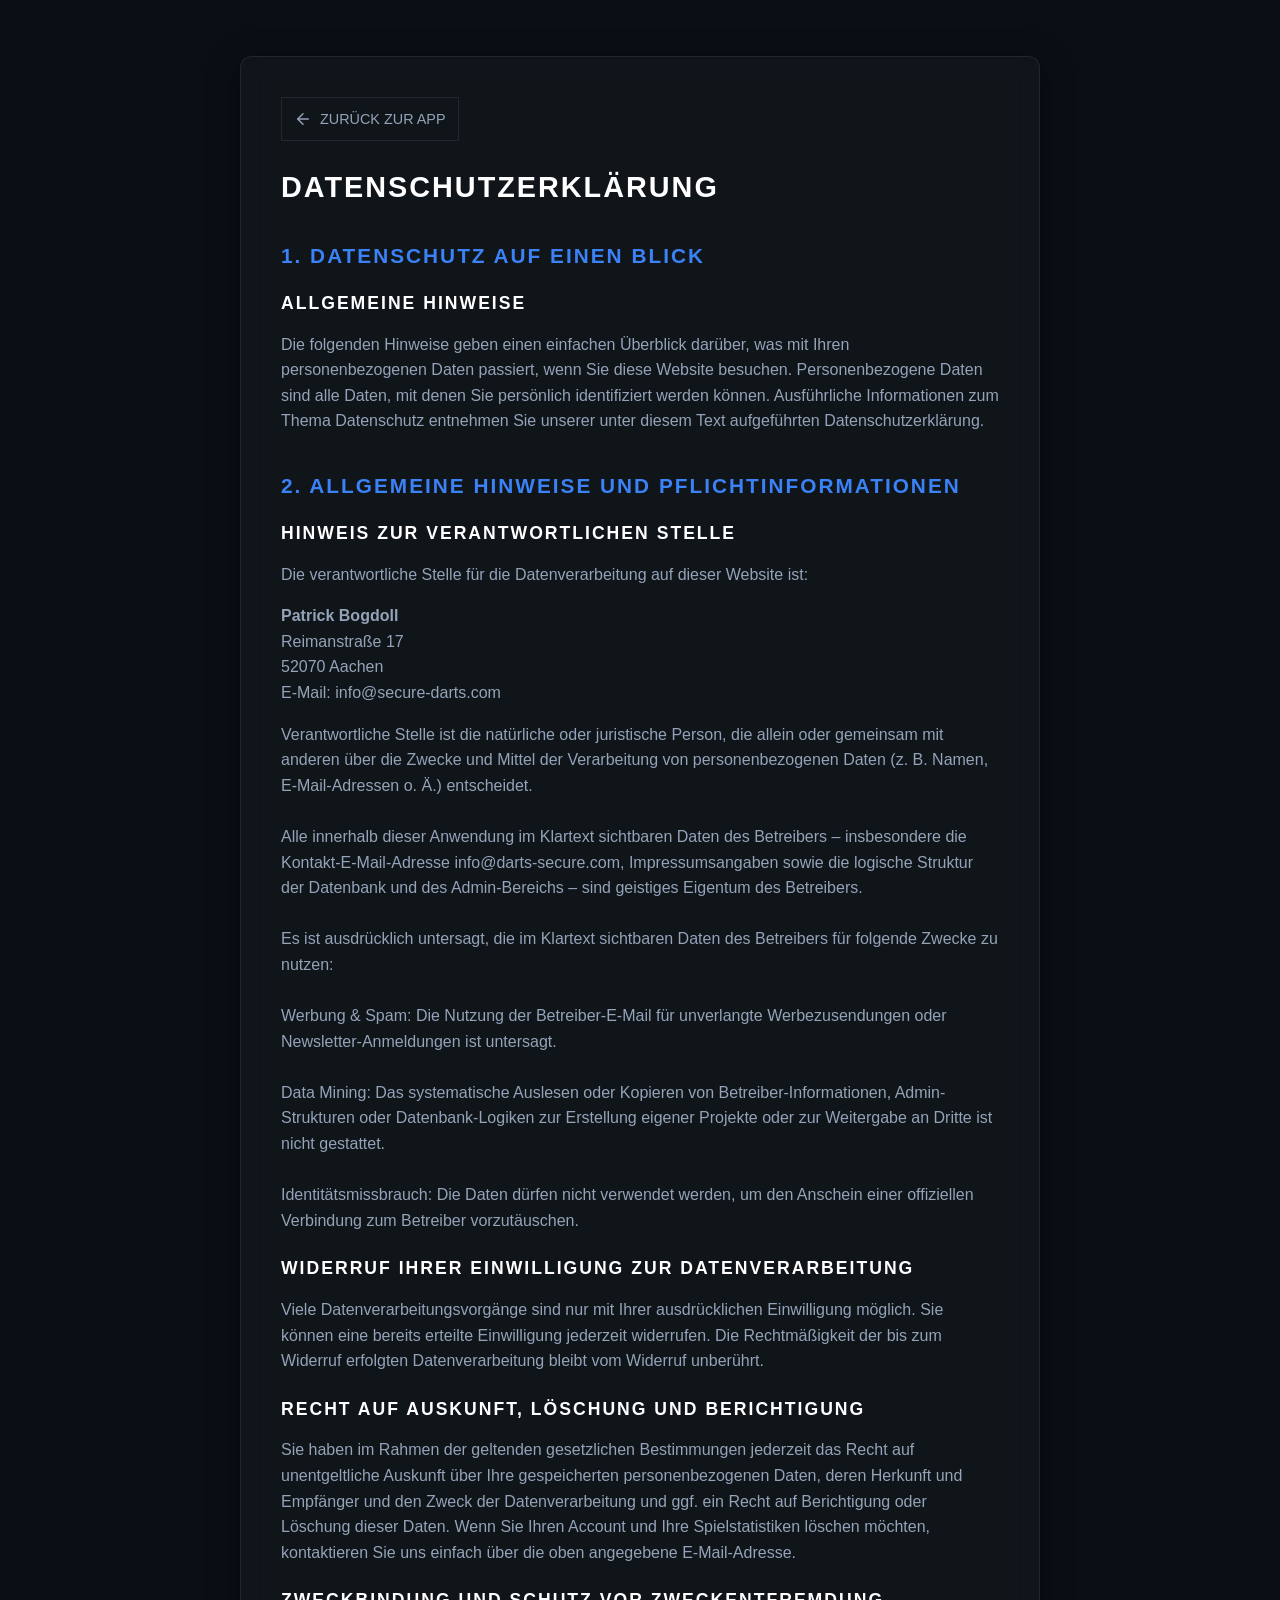
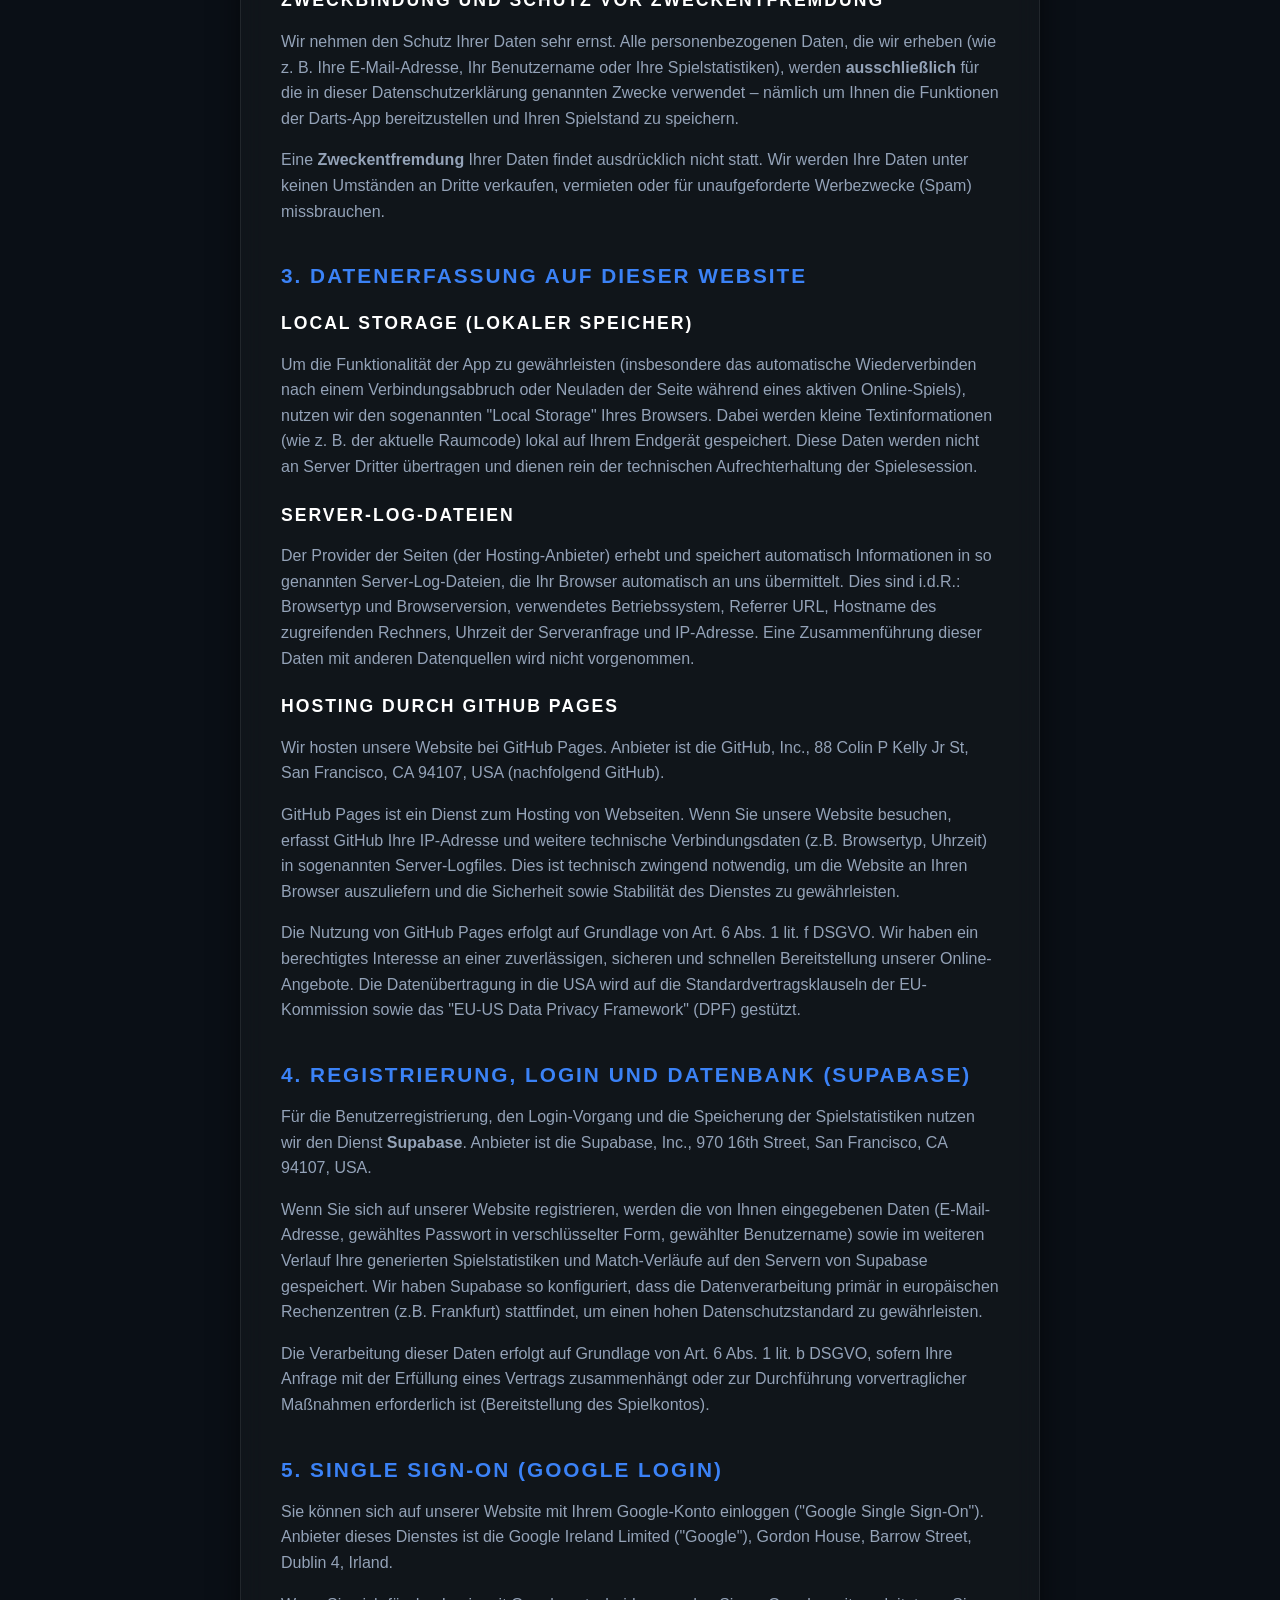
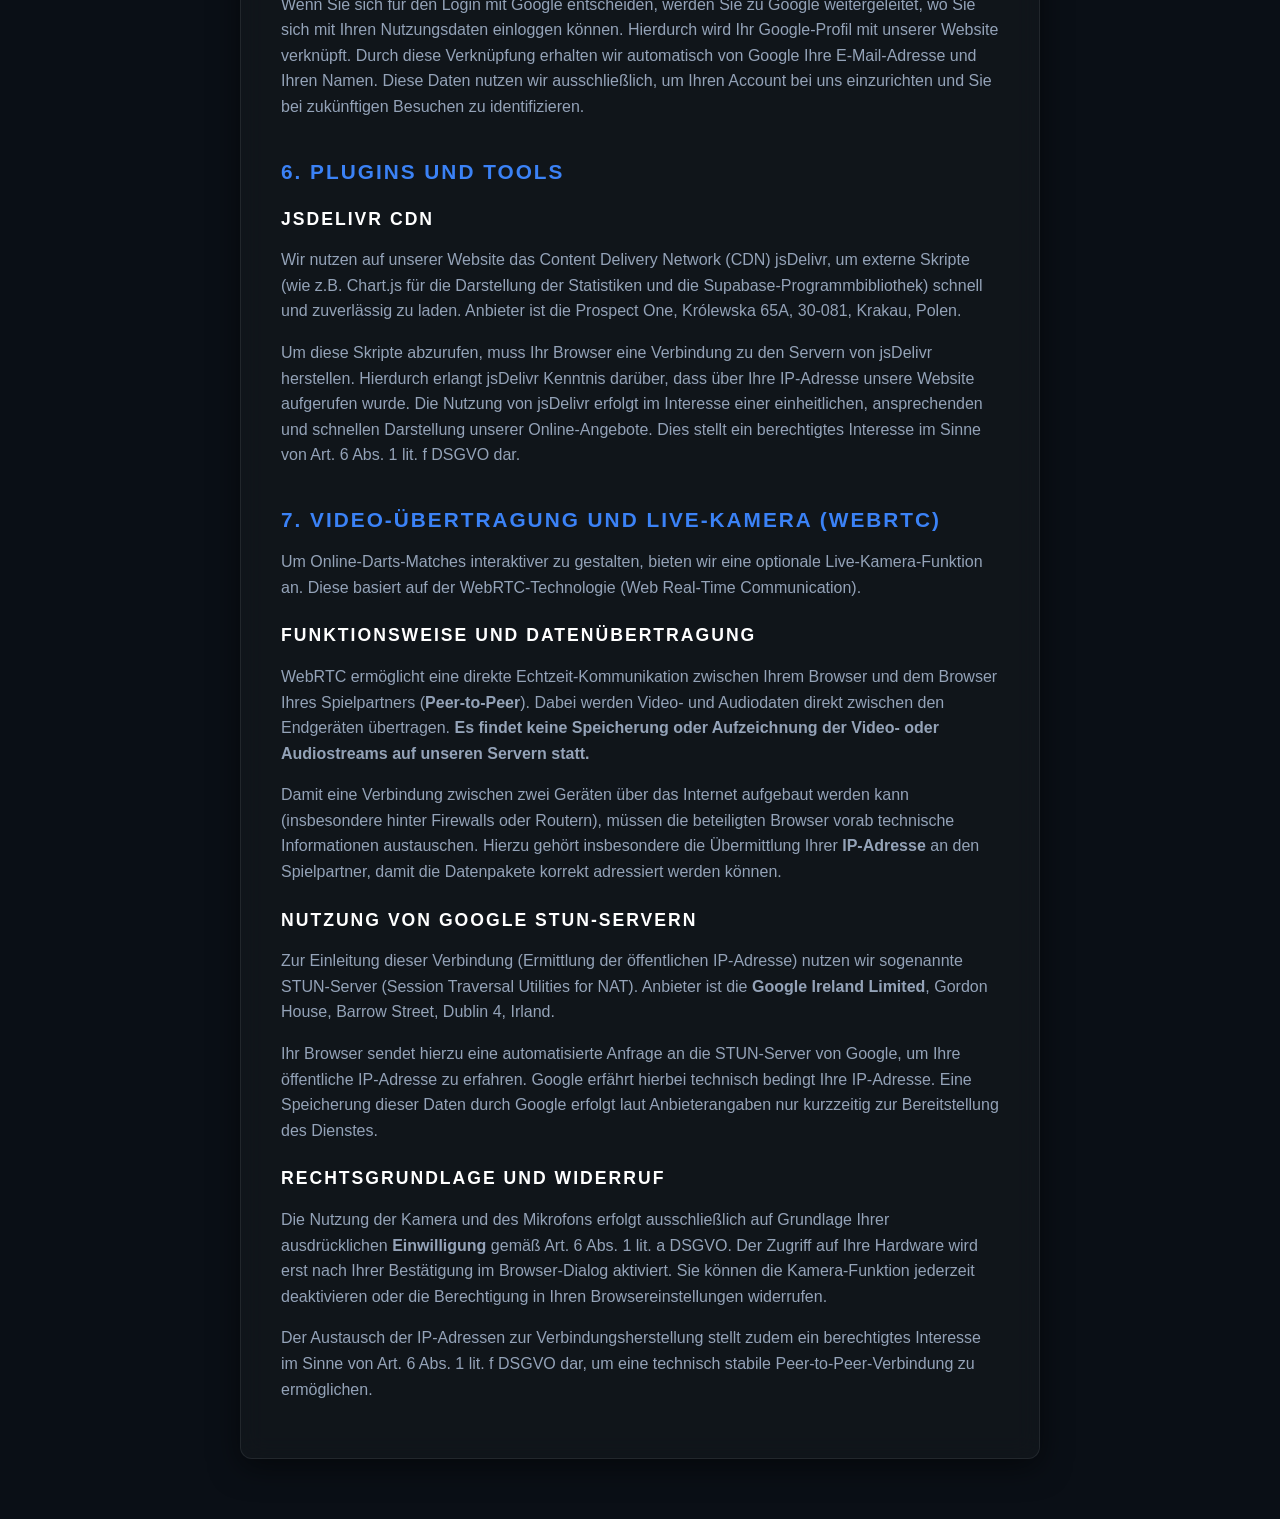
<file: datenschutz.html>
<!DOCTYPE html>
<html lang="de">
  <head>
    <meta charset="UTF-8" />
    <meta name="viewport" content="width=device-width, initial-scale=1.0" />
    <title>Datenschutzerklärung - Secure-Darts</title>
    <link rel="stylesheet" href="style.css" />
    <style>
      .legal-text p,
      .legal-text li {
        color: var(--text-muted);
        line-height: 1.6;
      }
      .legal-text h2 {
        color: var(--accent-blue);
        font-size: 1.3em;
        margin-top: 40px;
      }
      .legal-text h3 {
        color: white;
        font-size: 1.1em;
        margin-top: 25px;
      }
      .legal-text ul {
        padding-left: 20px;
      }
      .legal-text a {
        color: var(--text-main);
        text-decoration: none;
        border-bottom: 1px dashed var(--glass-border);
      }
    </style>
  </head>
  <body>
    <div
      class="container glass-panel"
      style="margin-top: 4vh; max-width: 800px; padding: 40px"
    >
      <a
        href="index.html"
        class="reset"
        style="
          display: inline-flex;
          align-items: center;
          gap: 8px;
          text-decoration: none;
          width: auto;
          margin-top: 0;
          margin-bottom: 30px;
        "
      >
        <svg
          width="18"
          height="18"
          viewBox="0 0 24 24"
          fill="none"
          stroke="currentColor"
          stroke-width="2"
          stroke-linecap="round"
          stroke-linejoin="round"
        >
          <line x1="19" y1="12" x2="5" y2="12"></line>
          <polyline points="12 19 5 12 12 5"></polyline>
        </svg>
        ZURÜCK ZUR APP
      </a>

      <h1 style="text-align: left; color: white">Datenschutzerklärung</h1>

      <div class="legal-text">
        <h2>1. Datenschutz auf einen Blick</h2>
        <h3>Allgemeine Hinweise</h3>
        <p>
          Die folgenden Hinweise geben einen einfachen Überblick darüber, was
          mit Ihren personenbezogenen Daten passiert, wenn Sie diese Website
          besuchen. Personenbezogene Daten sind alle Daten, mit denen Sie
          persönlich identifiziert werden können. Ausführliche Informationen zum
          Thema Datenschutz entnehmen Sie unserer unter diesem Text aufgeführten
          Datenschutzerklärung.
        </p>

        <h2>2. Allgemeine Hinweise und Pflichtinformationen</h2>
        <h3>Hinweis zur verantwortlichen Stelle</h3>
        <p>
          Die verantwortliche Stelle für die Datenverarbeitung auf dieser
          Website ist:
        </p>
        <p>
          <strong>Patrick Bogdoll</strong><br />
          Reimanstraße 17<br />
          52070 Aachen<br />
          E-Mail: info@secure-darts.com
        </p>
        <p>
          Verantwortliche Stelle ist die natürliche oder juristische Person, die
          allein oder gemeinsam mit anderen über die Zwecke und Mittel der
          Verarbeitung von personenbezogenen Daten (z. B. Namen, E-Mail-Adressen
          o. Ä.) entscheidet.<br /><br />
          Alle innerhalb dieser Anwendung im Klartext sichtbaren Daten des
          Betreibers – insbesondere die Kontakt-E-Mail-Adresse
          info@darts-secure.com, Impressumsangaben sowie die logische Struktur
          der Datenbank und des Admin-Bereichs – sind geistiges Eigentum des
          Betreibers.<br /><br />
          Es ist ausdrücklich untersagt, die im Klartext sichtbaren Daten des
          Betreibers für folgende Zwecke zu nutzen: <br /><br />
          Werbung & Spam: Die Nutzung der Betreiber-E-Mail für unverlangte
          Werbezusendungen oder Newsletter-Anmeldungen ist untersagt.
          <br /><br />
          Data Mining: Das systematische Auslesen oder Kopieren von
          Betreiber-Informationen, Admin-Strukturen oder Datenbank-Logiken zur
          Erstellung eigener Projekte oder zur Weitergabe an Dritte ist nicht
          gestattet.<br /><br />
          Identitätsmissbrauch: Die Daten dürfen nicht verwendet werden, um den
          Anschein einer offiziellen Verbindung zum Betreiber vorzutäuschen.
        </p>

        <h3>Widerruf Ihrer Einwilligung zur Datenverarbeitung</h3>
        <p>
          Viele Datenverarbeitungsvorgänge sind nur mit Ihrer ausdrücklichen
          Einwilligung möglich. Sie können eine bereits erteilte Einwilligung
          jederzeit widerrufen. Die Rechtmäßigkeit der bis zum Widerruf
          erfolgten Datenverarbeitung bleibt vom Widerruf unberührt.
        </p>

        <h3>Recht auf Auskunft, Löschung und Berichtigung</h3>
        <p>
          Sie haben im Rahmen der geltenden gesetzlichen Bestimmungen jederzeit
          das Recht auf unentgeltliche Auskunft über Ihre gespeicherten
          personenbezogenen Daten, deren Herkunft und Empfänger und den Zweck
          der Datenverarbeitung und ggf. ein Recht auf Berichtigung oder
          Löschung dieser Daten. Wenn Sie Ihren Account und Ihre
          Spielstatistiken löschen möchten, kontaktieren Sie uns einfach über
          die oben angegebene E-Mail-Adresse.
        </p>

        <h3>Zweckbindung und Schutz vor Zweckentfremdung</h3>
        <p>
          Wir nehmen den Schutz Ihrer Daten sehr ernst. Alle personenbezogenen
          Daten, die wir erheben (wie z. B. Ihre E-Mail-Adresse, Ihr
          Benutzername oder Ihre Spielstatistiken), werden
          <strong>ausschließlich</strong> für die in dieser Datenschutzerklärung
          genannten Zwecke verwendet – nämlich um Ihnen die Funktionen der
          Darts-App bereitzustellen und Ihren Spielstand zu speichern.
        </p>
        <p>
          Eine <strong>Zweckentfremdung</strong> Ihrer Daten findet ausdrücklich
          nicht statt. Wir werden Ihre Daten unter keinen Umständen an Dritte
          verkaufen, vermieten oder für unaufgeforderte Werbezwecke (Spam)
          missbrauchen.
        </p>

        <h2>3. Datenerfassung auf dieser Website</h2>
        <h3>Local Storage (Lokaler Speicher)</h3>
        <p>
          Um die Funktionalität der App zu gewährleisten (insbesondere das
          automatische Wiederverbinden nach einem Verbindungsabbruch oder
          Neuladen der Seite während eines aktiven Online-Spiels), nutzen wir
          den sogenannten "Local Storage" Ihres Browsers. Dabei werden kleine
          Textinformationen (wie z. B. der aktuelle Raumcode) lokal auf Ihrem
          Endgerät gespeichert. Diese Daten werden nicht an Server Dritter
          übertragen und dienen rein der technischen Aufrechterhaltung der
          Spielesession.
        </p>

        <h3>Server-Log-Dateien</h3>
        <p>
          Der Provider der Seiten (der Hosting-Anbieter) erhebt und speichert
          automatisch Informationen in so genannten Server-Log-Dateien, die Ihr
          Browser automatisch an uns übermittelt. Dies sind i.d.R.: Browsertyp
          und Browserversion, verwendetes Betriebssystem, Referrer URL, Hostname
          des zugreifenden Rechners, Uhrzeit der Serveranfrage und IP-Adresse.
          Eine Zusammenführung dieser Daten mit anderen Datenquellen wird nicht
          vorgenommen.
        </p>

        <h3>Hosting durch GitHub Pages</h3>
        <p>
          Wir hosten unsere Website bei GitHub Pages. Anbieter ist die GitHub,
          Inc., 88 Colin P Kelly Jr St, San Francisco, CA 94107, USA
          (nachfolgend GitHub).
        </p>
        <p>
          GitHub Pages ist ein Dienst zum Hosting von Webseiten. Wenn Sie unsere
          Website besuchen, erfasst GitHub Ihre IP-Adresse und weitere
          technische Verbindungsdaten (z.B. Browsertyp, Uhrzeit) in sogenannten
          Server-Logfiles. Dies ist technisch zwingend notwendig, um die Website
          an Ihren Browser auszuliefern und die Sicherheit sowie Stabilität des
          Dienstes zu gewährleisten.
        </p>
        <p>
          Die Nutzung von GitHub Pages erfolgt auf Grundlage von Art. 6 Abs. 1
          lit. f DSGVO. Wir haben ein berechtigtes Interesse an einer
          zuverlässigen, sicheren und schnellen Bereitstellung unserer
          Online-Angebote. Die Datenübertragung in die USA wird auf die
          Standardvertragsklauseln der EU-Kommission sowie das "EU-US Data
          Privacy Framework" (DPF) gestützt.
        </p>

        <h2>4. Registrierung, Login und Datenbank (Supabase)</h2>
        <p>
          Für die Benutzerregistrierung, den Login-Vorgang und die Speicherung
          der Spielstatistiken nutzen wir den Dienst <strong>Supabase</strong>.
          Anbieter ist die Supabase, Inc., 970 16th Street, San Francisco, CA
          94107, USA.
        </p>
        <p>
          Wenn Sie sich auf unserer Website registrieren, werden die von Ihnen
          eingegebenen Daten (E-Mail-Adresse, gewähltes Passwort in
          verschlüsselter Form, gewählter Benutzername) sowie im weiteren
          Verlauf Ihre generierten Spielstatistiken und Match-Verläufe auf den
          Servern von Supabase gespeichert. Wir haben Supabase so konfiguriert,
          dass die Datenverarbeitung primär in europäischen Rechenzentren (z.B.
          Frankfurt) stattfindet, um einen hohen Datenschutzstandard zu
          gewährleisten.
        </p>
        <p>
          Die Verarbeitung dieser Daten erfolgt auf Grundlage von Art. 6 Abs. 1
          lit. b DSGVO, sofern Ihre Anfrage mit der Erfüllung eines Vertrags
          zusammenhängt oder zur Durchführung vorvertraglicher Maßnahmen
          erforderlich ist (Bereitstellung des Spielkontos).
        </p>

        <h2>5. Single Sign-On (Google Login)</h2>
        <p>
          Sie können sich auf unserer Website mit Ihrem Google-Konto einloggen
          ("Google Single Sign-On"). Anbieter dieses Dienstes ist die Google
          Ireland Limited ("Google"), Gordon House, Barrow Street, Dublin 4,
          Irland.
        </p>
        <p>
          Wenn Sie sich für den Login mit Google entscheiden, werden Sie zu
          Google weitergeleitet, wo Sie sich mit Ihren Nutzungsdaten einloggen
          können. Hierdurch wird Ihr Google-Profil mit unserer Website
          verknüpft. Durch diese Verknüpfung erhalten wir automatisch von Google
          Ihre E-Mail-Adresse und Ihren Namen. Diese Daten nutzen wir
          ausschließlich, um Ihren Account bei uns einzurichten und Sie bei
          zukünftigen Besuchen zu identifizieren.
        </p>

        <h2>6. Plugins und Tools</h2>
        <h3>jsDelivr CDN</h3>
        <p>
          Wir nutzen auf unserer Website das Content Delivery Network (CDN)
          jsDelivr, um externe Skripte (wie z.B. Chart.js für die Darstellung
          der Statistiken und die Supabase-Programmbibliothek) schnell und
          zuverlässig zu laden. Anbieter ist die Prospect One, Królewska 65A,
          30-081, Krakau, Polen.
        </p>
        <p>
          Um diese Skripte abzurufen, muss Ihr Browser eine Verbindung zu den
          Servern von jsDelivr herstellen. Hierdurch erlangt jsDelivr Kenntnis
          darüber, dass über Ihre IP-Adresse unsere Website aufgerufen wurde.
          Die Nutzung von jsDelivr erfolgt im Interesse einer einheitlichen,
          ansprechenden und schnellen Darstellung unserer Online-Angebote. Dies
          stellt ein berechtigtes Interesse im Sinne von Art. 6 Abs. 1 lit. f
          DSGVO dar.
        </p>

        <h2>7. Video-Übertragung und Live-Kamera (WebRTC)</h2>
        <p>
          Um Online-Darts-Matches interaktiver zu gestalten, bieten wir eine
          optionale Live-Kamera-Funktion an. Diese basiert auf der
          WebRTC-Technologie (Web Real-Time Communication).
        </p>

        <h3>Funktionsweise und Datenübertragung</h3>
        <p>
          WebRTC ermöglicht eine direkte Echtzeit-Kommunikation zwischen Ihrem
          Browser und dem Browser Ihres Spielpartners
          (<strong>Peer-to-Peer</strong>). Dabei werden Video- und Audiodaten
          direkt zwischen den Endgeräten übertragen.
          <strong
            >Es findet keine Speicherung oder Aufzeichnung der Video- oder
            Audiostreams auf unseren Servern statt.</strong
          >
        </p>
        <p>
          Damit eine Verbindung zwischen zwei Geräten über das Internet
          aufgebaut werden kann (insbesondere hinter Firewalls oder Routern),
          müssen die beteiligten Browser vorab technische Informationen
          austauschen. Hierzu gehört insbesondere die Übermittlung Ihrer
          <strong>IP-Adresse</strong> an den Spielpartner, damit die Datenpakete
          korrekt adressiert werden können.
        </p>

        <h3>Nutzung von Google STUN-Servern</h3>
        <p>
          Zur Einleitung dieser Verbindung (Ermittlung der öffentlichen
          IP-Adresse) nutzen wir sogenannte STUN-Server (Session Traversal
          Utilities for NAT). Anbieter ist die
          <strong>Google Ireland Limited</strong>, Gordon House, Barrow Street,
          Dublin 4, Irland.
        </p>
        <p>
          Ihr Browser sendet hierzu eine automatisierte Anfrage an die
          STUN-Server von Google, um Ihre öffentliche IP-Adresse zu erfahren.
          Google erfährt hierbei technisch bedingt Ihre IP-Adresse. Eine
          Speicherung dieser Daten durch Google erfolgt laut Anbieterangaben nur
          kurzzeitig zur Bereitstellung des Dienstes.
        </p>

        <h3>Rechtsgrundlage und Widerruf</h3>
        <p>
          Die Nutzung der Kamera und des Mikrofons erfolgt ausschließlich auf
          Grundlage Ihrer ausdrücklichen <strong>Einwilligung</strong> gemäß
          Art. 6 Abs. 1 lit. a DSGVO. Der Zugriff auf Ihre Hardware wird erst
          nach Ihrer Bestätigung im Browser-Dialog aktiviert. Sie können die
          Kamera-Funktion jederzeit deaktivieren oder die Berechtigung in Ihren
          Browsereinstellungen widerrufen.
        </p>
        <p>
          Der Austausch der IP-Adressen zur Verbindungsherstellung stellt zudem
          ein berechtigtes Interesse im Sinne von Art. 6 Abs. 1 lit. f DSGVO
          dar, um eine technisch stabile Peer-to-Peer-Verbindung zu ermöglichen.
        </p>
      </div>
    </div>
  </body>
</html>
</file>
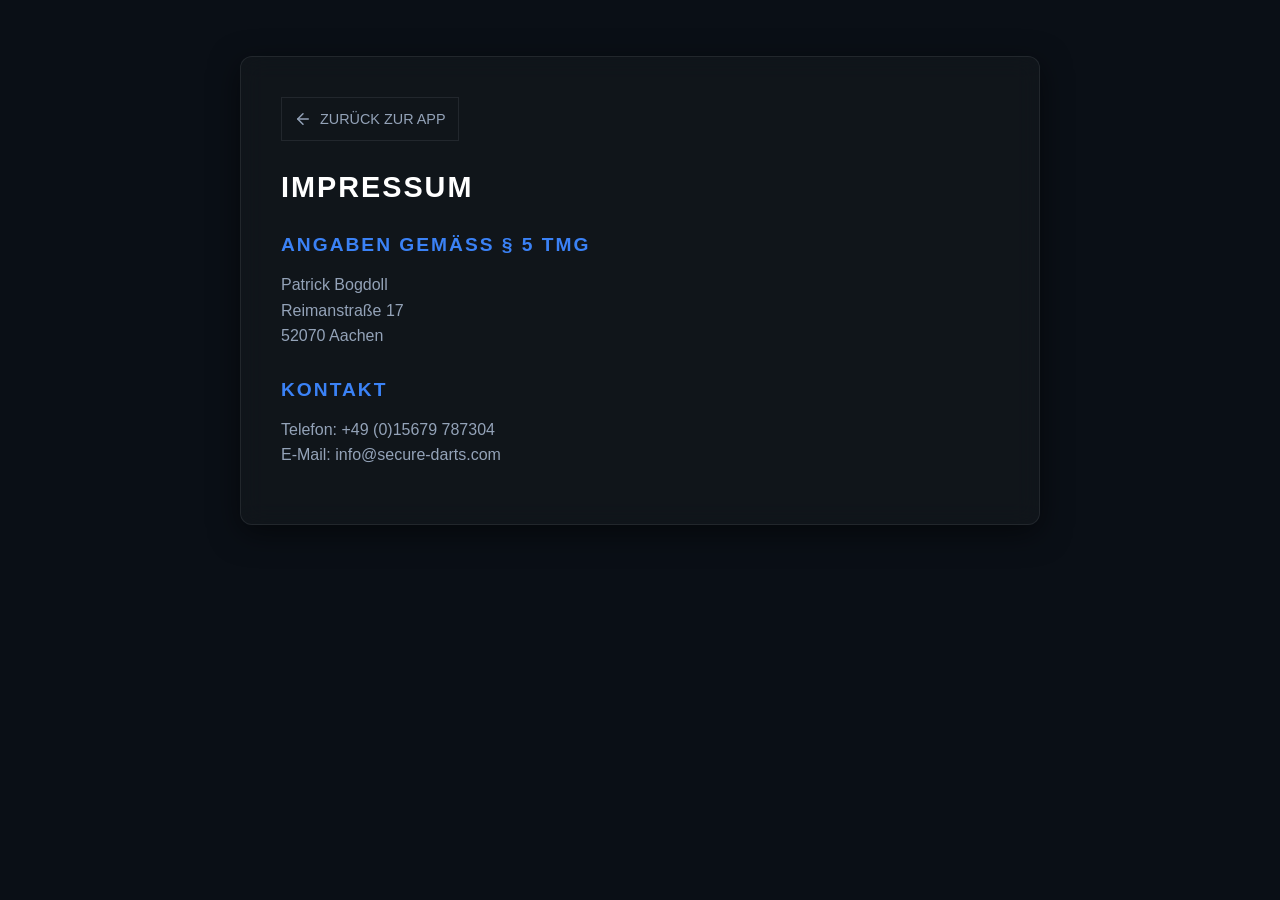
<file: impressum.html>
<!DOCTYPE html>
<html lang="de">
  <head>
    <meta charset="UTF-8" />
    <meta name="viewport" content="width=device-width, initial-scale=1.0" />
    <title>Impressum - Secure-Darts</title>
    <link rel="stylesheet" href="style.css" />
  </head>
  <body>
    <div
      class="container glass-panel"
      style="margin-top: 4vh; max-width: 800px; padding: 40px"
    >
      <a
        href="index.html"
        class="reset"
        style="
          display: inline-flex;
          align-items: center;
          gap: 8px;
          text-decoration: none;
          width: auto;
          margin-top: 0;
          margin-bottom: 30px;
        "
      >
        <svg
          width="18"
          height="18"
          viewBox="0 0 24 24"
          fill="none"
          stroke="currentColor"
          stroke-width="2"
          stroke-linecap="round"
          stroke-linejoin="round"
        >
          <line x1="19" y1="12" x2="5" y2="12"></line>
          <polyline points="12 19 5 12 12 5"></polyline>
        </svg>
        ZURÜCK ZUR APP
      </a>

      <h1 style="text-align: left; color: white">Impressum</h1>

      <h2 style="color: var(--accent-blue); font-size: 1.2em; margin-top: 30px">
        Angaben gemäß § 5 TMG
      </h2>
      <p style="color: var(--text-muted); line-height: 1.6">
        Patrick Bogdoll<br />
        Reimanstraße 17<br />
        52070 Aachen
      </p>

      <h2 style="color: var(--accent-blue); font-size: 1.2em; margin-top: 30px">
        Kontakt
      </h2>
      <p style="color: var(--text-muted); line-height: 1.6">
        Telefon: +49 (0)15679 787304<br />
        E-Mail: info@secure-darts.com
      </p>
    </div>
  </body>
</html>
</file>
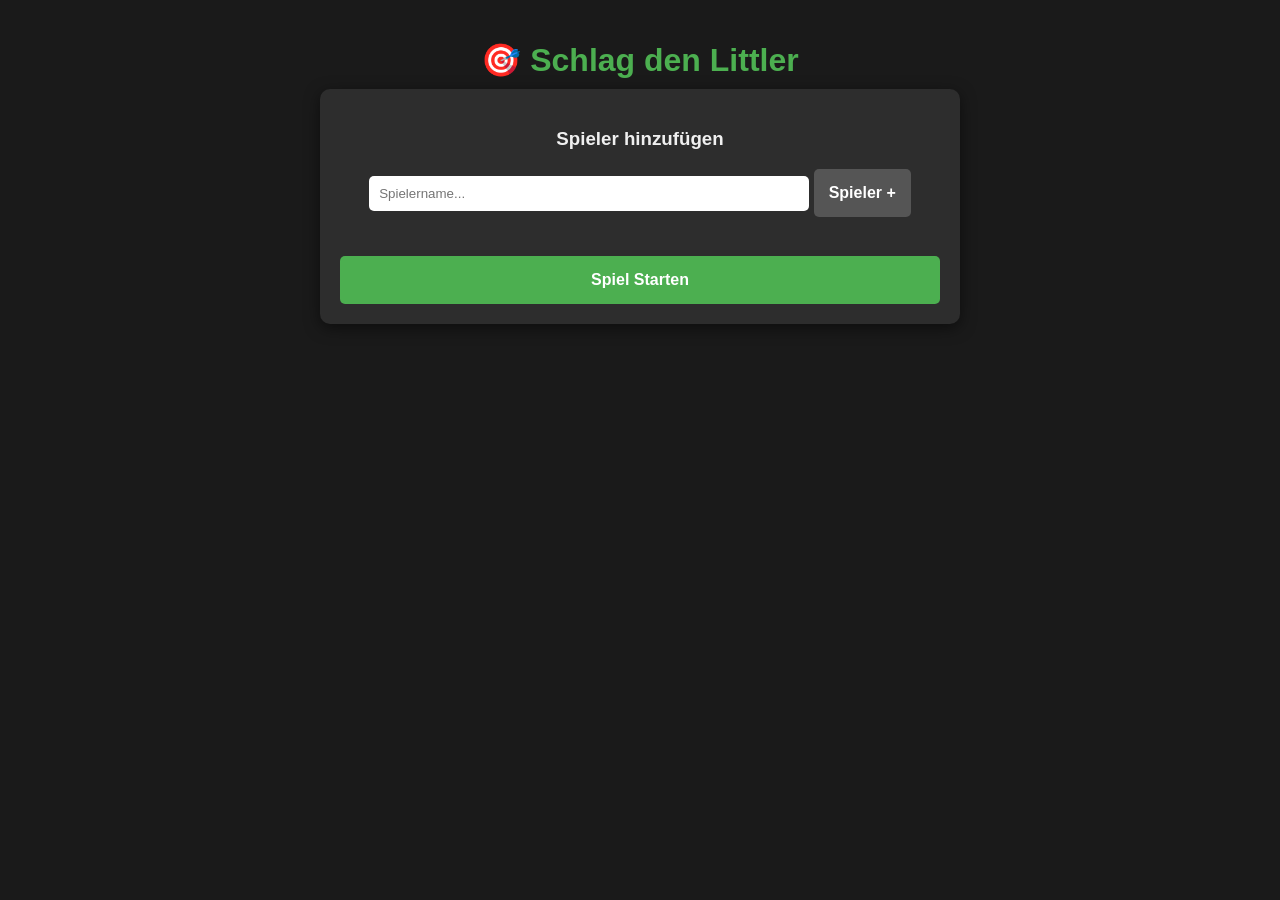
<file: sdl.html>
<!DOCTYPE html>
<html lang="de">
<head>
    <meta charset="UTF-8">
    <meta name="viewport" content="width=device-width, initial-scale=1.0">
    <title>Schlag den Littler</title>
    <style>
        :root {
            --bg-color: #1a1a1a;
            --text-color: #f0f0f0;
            --accent-green: #4caf50;
            --accent-red: #f44336;
            --accent-yellow: #ff9800;
            --card-bg: #2d2d2d;
            --disabled-bg: #444;
        }

        body {
            font-family: 'Segoe UI', Tahoma, Geneva, Verdana, sans-serif;
            background-color: var(--bg-color);
            color: var(--text-color);
            margin: 0;
            padding: 20px;
            display: flex;
            flex-direction: column;
            align-items: center;
        }

        h1 { margin-bottom: 10px; color: var(--accent-green); text-align: center; }

        .container {
            max-width: 600px;
            width: 100%;
            background-color: var(--card-bg);
            padding: 20px;
            border-radius: 10px;
            box-shadow: 0 4px 15px rgba(0,0,0,0.5);
        }

        /* Setup Screen */
        #setup-screen { text-align: center; }
        input[type="text"] {
            padding: 10px;
            border-radius: 5px;
            border: none;
            width: 70%;
            margin-bottom: 10px;
        }
        
        /* Game Screen */
        #game-screen { display: none; }
        
        .info-panel {
            display: flex;
            justify-content: space-between;
            background: #333;
            padding: 10px;
            border-radius: 5px;
            margin-bottom: 20px;
            font-size: 1.2em;
            font-weight: bold;
        }

        .target-wrapper {
            text-align: center;
            margin: 20px 0;
            padding: 15px;
            background: rgba(255,255,255,0.05);
            border-radius: 10px;
        }

        .target-label { font-size: 0.9em; color: #aaa; text-transform: uppercase; letter-spacing: 1px; }
        .target-display {
            font-size: 3.5em;
            color: var(--accent-green);
            font-weight: bold;
            line-height: 1.2;
        }

        .section-header {
            display: flex;
            justify-content: space-between;
            align-items: center;
            border-bottom: 1px solid #555;
            padding-bottom: 5px;
            margin-bottom: 10px;
            margin-top: 20px;
        }
        
        .dart-counter { font-size: 0.9em; color: #aaa; }

        .controls {
            display: grid;
            grid-template-columns: repeat(4, 1fr);
            gap: 10px;
            margin-bottom: 10px;
        }

        .controls.secure { grid-template-columns: repeat(3, 1fr); }

        button {
            padding: 15px;
            border: none;
            border-radius: 5px;
            font-size: 1em;
            cursor: pointer;
            transition: all 0.2s;
            background-color: #555;
            color: white;
            font-weight: bold;
        }

        button:active { transform: scale(0.98); }
        button:disabled {
            background-color: #333 !important;
            color: #666;
            cursor: not-allowed;
            opacity: 0.5;
        }

        button.primary { background-color: var(--accent-green); width: 100%; margin-top: 20px;}
        button.reset { background-color: var(--accent-yellow); color: #222; width: 100%; margin-top: 10px;}
        
        button.hit { background-color: #2196F3; }
        button.miss { background-color: var(--accent-red); opacity: 0.8; }
        button.bull { background-color: #d32f2f; }
        
        .count-display {
            grid-column: span 4;
            text-align: center;
            margin-bottom: 5px;
            color: #ccc;
        }

        table {
            width: 100%;
            border-collapse: collapse;
            margin-top: 20px;
        }
        th, td {
            padding: 10px;
            border-bottom: 1px solid #444;
            text-align: center;
        }
        tr.active-player {
            background-color: rgba(76, 175, 80, 0.2);
            border-left: 4px solid var(--accent-green);
        }
    </style>
</head>
<body>

    <h1>🎯 Schlag den Littler</h1>

    <div class="container">
        <div id="setup-screen">
            <h3>Spieler hinzufügen</h3>
            <input type="text" id="player-input" placeholder="Spielername...">
            <button onclick="addPlayer()">Spieler +</button>
            <div id="player-list-setup" style="margin: 15px 0;"></div>
            <button class="primary" onclick="startGame()">Spiel Starten</button>
        </div>

        <div id="game-screen">
            <div class="info-panel">
                <span id="current-player-name">Spieler 1</span>
                <span>Gesamt: <span id="current-player-score">0</span></span>
            </div>

            <div class="target-wrapper">
                <div class="target-label">Aktuelles Ziel für ALLE</div>
                <div id="current-target" class="target-display">1</div>
            </div>

            <div class="section-header">
                <span>1. Punkte werfen</span>
                <span class="dart-counter" id="score-darts-count">0/3</span>
            </div>
            <div class="count-display">Punkte geworfen: <span id="raw-score" style="color:white; font-weight:bold;">0</span></div>
            <div class="controls" id="controls-score">
                <button class="miss" onclick="addRawScore(0)">0</button>
                <button class="hit" onclick="addRawScore(1)">Single</button>
                <button class="hit" onclick="addRawScore(2)">Double</button>
                <button class="hit" onclick="addRawScore(3)">Triple</button>
            </div>

            <div class="section-header">
                <span>2. Sichern auf Bull</span>
                <span class="dart-counter" id="secure-darts-count">0/3</span>
            </div>
            <div class="count-display" id="secure-status">Status: Offen</div>
            <div class="controls secure" id="controls-secure">
                <button class="miss" onclick="addSecure(0)">0</button>
                <button class="bull" style="background:#b71c1c" onclick="addSecure(1)">25 (S)</button>
                <button class="bull" style="background:#f44336" onclick="addSecure(2)">50 (D)</button>
            </div>

            <div style="text-align: center; margin-top: 20px; font-size: 1.2em; background:#222; padding:10px; border-radius:5px;">
                Runden-Ergebnis: <strong id="round-result" style="color: var(--accent-green)">0</strong>
            </div>

            <button class="reset" onclick="resetTurnInputs()">↺ Reset Wurf</button>
            <button class="primary" onclick="nextTurn()">✅ Wurf bestätigen</button>

            <h3>Spielstand</h3>
            <table id="scoreboard">
                <thead>
                    <tr>
                        <th>Name</th>
                        <th>Punkte Gesamt</th>
                    </tr>
                </thead>
                <tbody></tbody>
            </table>
        </div>
    </div>

    <script>
        // --- LOGIK ---

        const targets = [1, 2, 3, 4, 5, 6, 7, 8, 9, 10, 11, 12, 13, 14, 15, 16, 17, 18, 19, 20, 25, 50];
        
        let players = [];
        let currentPlayerIndex = 0;
        let globalTargetIndex = 0; // NEU: Globaler Index für alle Spieler
        
        // Turn Variables
        let currentRawScore = 0;
        let secureMultiplier = 0; 
        let isSecured = false;
        
        // Input Limits
        let thrownScore = 0;
        let thrownSecure = 0;
        const MAX_DARTS = 3;
        
        // Setup
        function addPlayer() {
            const input = document.getElementById('player-input');
            const name = input.value.trim();
            if (name) {
                players.push({
                    name: name,
                    score: 0
                });
                const list = document.getElementById('player-list-setup');
                list.innerHTML += `<div>${name}</div>`;
                input.value = '';
            }
        }

        function startGame() {
            if (players.length === 0) return alert("Bitte mindestens einen Spieler hinzufügen!");
            document.getElementById('setup-screen').style.display = 'none';
            document.getElementById('game-screen').style.display = 'block';
            updateUI();
            resetTurnInputs();
        }

        // Game Loop
        function updateUI() {
            const player = players[currentPlayerIndex];
            document.getElementById('current-player-name').innerText = player.name;
            document.getElementById('current-player-score').innerText = player.score;

            const targetVal = targets[globalTargetIndex];
            let targetText = targetVal;
            if(targetVal === 25) targetText = "Single Bull (25)";
            if(targetVal === 50) targetText = "BULLSEYE (50)";
            document.getElementById('current-target').innerText = targetText;

            updateScoreboard();
        }

        function resetTurnInputs() {
            currentRawScore = 0;
            secureMultiplier = 0;
            isSecured = false;
            
            // Reset Counter
            thrownScore = 0;
            thrownSecure = 0;
            
            updateTurnDisplay();
        }

        function addRawScore(multiplier) {
            if (thrownScore >= MAX_DARTS) return;

            const targetValue = targets[globalTargetIndex];
            
            currentRawScore += (targetValue * multiplier);
            thrownScore++;
            
            updateTurnDisplay();
        }

        function addSecure(type) {
            if (thrownSecure >= MAX_DARTS) return;

            // type: 0=Miss, 1=SingleBull, 2=Bullseye
            if (type === 1) {
                if (!isSecured) {
                    isSecured = true;
                    if (secureMultiplier === 0) secureMultiplier = 1;
                }
            } else if (type === 2) {
                isSecured = true;
                if (secureMultiplier === 0) secureMultiplier = 1;
                secureMultiplier *= 2;
            }
            
            thrownSecure++;
            updateTurnDisplay();
        }

        function updateTurnDisplay() {
            document.getElementById('raw-score').innerText = currentRawScore;
            
            document.getElementById('score-darts-count').innerText = `${thrownScore}/${MAX_DARTS}`;
            document.getElementById('secure-darts-count').innerText = `${thrownSecure}/${MAX_DARTS}`;

            // Buttons deaktivieren
            const scoreBtns = document.getElementById('controls-score').getElementsByTagName('button');
            for(let btn of scoreBtns) btn.disabled = (thrownScore >= MAX_DARTS);

            const secureBtns = document.getElementById('controls-secure').getElementsByTagName('button');
            for(let btn of secureBtns) btn.disabled = (thrownSecure >= MAX_DARTS);

            // Secure Status Text
            let statusText = "Nicht gesichert (0 Punkte)";
            if (isSecured) {
                statusText = "Gesichert! (Ziel wird freigeschaltet)";
                if (secureMultiplier > 1) {
                    statusText += ` - Punkte x${secureMultiplier}`;
                }
            }
            document.getElementById('secure-status').innerText = statusText;
            
            // Ergebnis-Vorschau
            let finalRoundScore = 0;
            if (isSecured) {
                finalRoundScore = currentRawScore * secureMultiplier;
            }
            document.getElementById('round-result').innerText = finalRoundScore;
        }

        function nextTurn() {
            let finalPoints = 0;
            
            // Punktevergabe nur wenn gesichert wurde
            if (isSecured) {
                finalPoints = currentRawScore * secureMultiplier;
                
                // LOGIK-UPDATE: Nur wenn gesichert wurde, springt das Ziel weiter
                if (globalTargetIndex < targets.length - 1) {
                    globalTargetIndex++; 
                } else {
                    alert(`SPIELENDE! ${players[currentPlayerIndex].name} hat das Spiel beendet!`);
                }
            }
            // Wenn NICHT gesichert wurde:
            // - Keine Punkte (finalPoints bleibt 0)
            // - globalTargetIndex bleibt gleich -> Nächster Spieler wirft auf die gleiche Zahl
            
            players[currentPlayerIndex].score += finalPoints;

            currentPlayerIndex = (currentPlayerIndex + 1) % players.length;
            resetTurnInputs();
            updateUI();
        }

        function updateScoreboard() {
            const tbody = document.querySelector('#scoreboard tbody');
            tbody.innerHTML = '';
            // Sortierung nach Punkten (höchste oben)
            const sortedPlayers = [...players].sort((a,b) => b.score - a.score);

            sortedPlayers.forEach((p) => {
                const tr = document.createElement('tr');
                // Markiere den Spieler in der Tabelle, der gerade dran ist
                if (p === players[currentPlayerIndex]) tr.className = 'active-player';
                
                tr.innerHTML = `<td>${p.name}</td><td>${p.score}</td>`;
                tbody.appendChild(tr);
            });
        }
    </script>
</body>
</html>
</file>
<file: style.css>
:root {
  /* Moderne Glassmorphism & Dark Theme Farben */
  --bg-dark: #0a0f16;
  --glass-bg: rgba(255, 255, 255, 0.03);
  --glass-border: rgba(255, 255, 255, 0.08);
  --text-main: #f8fafc;
  --text-muted: #94a3b8;

  /* Modernisierte Akzentfarben */
  --accent-green: #10b981;
  --accent-red: #ef4444;
  --accent-blue: #3b82f6;
  --accent-purple: #8b5cf6;
  --accent-orange: #f59e0b;
  --accent-cyan: #06b6d4;

  --card-bg: rgba(20, 25, 30, 0.6);
  --modal-bg: rgba(15, 20, 25, 0.95);
}

* {
  box-sizing: border-box;
  scrollbar-width: thin;
  scrollbar-color: var(--glass-border) transparent;
}

body {
  font-family: "Inter", "Segoe UI", Roboto, Helvetica, Arial, sans-serif;
  background: var(--bg-dark);
  margin: 0;
  color: var(--text-main);
  padding: 20px;
  display: flex;
  flex-direction: column;
  align-items: center;
  padding-bottom: 60px;
}

/* ==========================================
   UNIFIED SURFACE (Glas-Panels)
   ========================================== */
.glass-panel {
  background: var(--glass-bg);
  border: 1px solid var(--glass-border);
  backdrop-filter: blur(12px);
  -webkit-backdrop-filter: blur(12px);
  border-radius: 12px;
  padding: 20px;
  box-shadow: 0 8px 32px rgba(0, 0, 0, 0.3);
}

.container {
  max-width: 600px;
  width: 100%;
  background: var(--card-bg);
  border: 1px solid var(--glass-border);
  backdrop-filter: blur(12px);
  padding: 25px;
  border-radius: 12px;
  box-shadow: 0 8px 30px rgba(0, 0, 0, 0.5);
}

/* ==========================================
   TYPOGRAFIE & ÜBERSCHRIFTEN
   ========================================== */
h1,
h2,
h3,
h4 {
  margin-top: 0;
  color: var(--text-main);
  text-transform: uppercase;
  letter-spacing: 2px;
}

h1 {
  margin-bottom: 20px;
  color: var(--accent-green);
  font-size: 1.8em;
  text-align: center;
}

.title-accent {
  color: var(--accent-blue);
  font-weight: 800;
}

/* ==========================================
   BUTTONS (Glass & Accent Strips)
   ========================================== */
button {
  font-family: inherit;
  cursor: pointer;
  transition: all 0.2s ease;
  border: none;
  border-radius: 8px;
  font-weight: 600;
  letter-spacing: 0.5px;
}

button:active {
  transform: translateY(1px);
}

button:disabled {
  opacity: 0.5;
  cursor: not-allowed;
  transform: none;
}

.btn-glass {
  background: var(--glass-bg);
  border: 1px solid var(--glass-border);
  backdrop-filter: blur(12px);
  -webkit-backdrop-filter: blur(12px);
  color: var(--text-main);
  padding: 20px;
  border-radius: 12px;
  display: flex;
  flex-direction: column;
  align-items: flex-start;
  position: relative;
  overflow: hidden;
  text-align: left;
  width: 100%;
  margin-bottom: 15px;
}

.btn-glass:hover {
  background: rgba(255, 255, 255, 0.06);
  transform: translateY(-2px);
  box-shadow: 0 8px 20px rgba(0, 0, 0, 0.3);
}

.accent-blue {
  border-left: 4px solid var(--accent-blue);
}
.accent-green {
  border-left: 4px solid var(--accent-green);
}
.accent-orange {
  border-left: 4px solid var(--accent-orange);
}
.accent-cyan {
  border-left: 4px solid var(--accent-cyan);
}
.accent-purple {
  border-left: 4px solid var(--accent-purple);
}
.accent-red {
  border-left: 4px solid var(--accent-red);
}

.btn-subtext {
  font-size: 0.8em;
  color: var(--text-muted);
  font-weight: 400;
  margin-top: 6px;
}

.primary {
  background: var(--glass-bg);
  color: var(--text-main);
  border: 1px solid var(--glass-border);
  padding: 15px;
  font-size: 1.1em;
  width: 100%;
  margin-top: 10px;
}

.primary:hover {
  background: rgba(255, 255, 255, 0.08);
}

.reset,
.undo-btn {
  background: transparent;
  color: var(--text-muted);
  border: 1px solid var(--glass-border);
  width: 100%;
  padding: 12px;
  margin-top: 15px;
  font-size: 0.9em;
  text-transform: uppercase;
}

.reset:hover,
.undo-btn:hover {
  background: var(--glass-bg);
  color: var(--text-main);
}

/* ==========================================
   INPUTS & FORMULARE
   ========================================== */
input[type="text"],
input[type="email"],
input[type="password"] {
  appearance: none;
  -webkit-appearance: none;
  background-color: rgba(0, 0, 0, 0.4);
  color: var(--text-main);
  border: 1px solid var(--glass-border);
  border-radius: 8px;
  padding: 15px;
  background-image: none !important; /* Ensures no arrows on text fields */

  /* THIS IS THE FIX: */
  flex: 1;
  width: 100%; /* Fallback for non-flex containers */
  box-sizing: border-box;
}

/* Ensure select still has its arrow but doesn't necessarily grow unless told */
select {
  appearance: none;
  -webkit-appearance: none;
  background-color: rgba(0, 0, 0, 0.4); /* Matches your dark inputs */
  color: var(--text-main);
  border: 1px solid var(--glass-border);
  border-radius: 8px;
  padding: 12px 35px 12px 15px; /* Extra right padding for the arrow */
  cursor: pointer;
  font-family: inherit;
  font-size: 1em;
  min-width: 120px; /* Prevents the "squashed" look in Party/RTW */

  /* Custom Arrow SVG */
  background-image: url("data:image/svg+xml,%3Csvg xmlns='http://www.w3.org/2000/svg' fill='none' viewBox='0 0 24 24' stroke='%2394a3b8'%3E%3Cpath stroke-linecap='round' stroke-linejoin='round' stroke-width='2' d='M19 9l-7 7-7-7'%3E%3C/path%3E%3C/svg%3E");
  background-repeat: no-repeat;
  background-position: right 12px center;
  background-size: 16px;
  transition: border-color 0.3s;
}

select:focus {
  border-color: var(--accent-blue);
  outline: none;
}

/* Fixes the dropdown list colors in Chrome/Safari */
select option {
  background-color: #1a1f26;
  color: white;
}

/* Specifically ensure Text Inputs have NO arrow */
input[type="text"],
input[type="email"],
input[type="password"] {
  background-image: none !important;
}

input:focus {
  border-color: var(--accent-blue);
  box-shadow: 0 0 0 2px rgba(59, 130, 246, 0.2);
}

.checkbox-wrapper {
  display: flex;
  justify-content: center;
  align-items: center;
  margin: 20px 0;
  color: var(--text-muted);
  cursor: pointer;
}

input[type="checkbox"] {
  transform: scale(1.3);
  margin-right: 10px;
  cursor: pointer;
  accent-color: var(--accent-blue);
}

/* ==========================================
   SIDEBAR MENU
   ========================================== */
.sidebar-overlay {
  position: fixed;
  top: 0;
  left: 0;
  width: 100%;
  height: 100%;
  background: rgba(0, 0, 0, 0.7);
  backdrop-filter: blur(4px);
  z-index: 1000;
  opacity: 0;
  visibility: hidden;
  transition: opacity 0.3s ease;
}

.sidebar-overlay.open {
  opacity: 1;
  visibility: visible;
}

.nav-tabs {
  position: fixed;
  top: 0;
  left: -280px;
  width: 250px;
  height: 100vh;
  background: var(--modal-bg);
  border-right: 1px solid var(--glass-border);
  box-shadow: 2px 0 15px rgba(0, 0, 0, 0.8);
  z-index: 1001;
  display: flex;
  flex-direction: column;
  padding: 20px;
  gap: 15px;
  transition: left 0.3s ease;
  overflow-y: auto;
}

.nav-tabs.open {
  left: 0;
}

.sidebar-header {
  display: flex;
  justify-content: space-between;
  align-items: center;
  border-bottom: 1px solid var(--glass-border);
  padding-bottom: 15px;
  margin-bottom: 10px;
}

.nav-btn {
  width: 100%;
  text-align: left;
  padding: 15px 20px;
  background: transparent;
  color: var(--text-muted);
  border: 1px solid transparent;
  border-left: 3px solid transparent;
  border-radius: 0 8px 8px 0;
  font-size: 1.1em;
}

.nav-btn:hover,
.nav-btn.active {
  background: var(--glass-bg);
  color: var(--text-main);
  border-left: 3px solid var(--accent-blue);
}

/* ==========================================
   GAME PANELS & SCOREBOARDS
   ========================================== */
.scoreboard-501,
.info-panel {
  display: flex;
  justify-content: space-between;
  align-items: center;
  background: var(--glass-bg);
  padding: 15px 20px;
  border-radius: 12px;
  margin-bottom: 20px;
  border: 1px solid var(--glass-border);
}

.scoreboard-501.accent-blue {
  border-left: 4px solid var(--accent-blue);
}
.scoreboard-501.accent-green {
  border-left: 4px solid var(--accent-green);
}

.score-box {
  text-align: left;
  transition: all 0.3s ease;
}
.score-box.inactive {
  opacity: 0.4;
  transform: scale(0.95);
}
.score-box.inactive .score-val {
  color: var(--text-muted);
}

.score-name {
  color: var(--text-muted);
  font-size: 0.85em;
  text-transform: uppercase;
  letter-spacing: 1px;
  margin-bottom: 5px;
  font-weight: bold;
}

.score-val {
  font-size: 3.5em;
  font-weight: 900;
  color: var(--text-main);
  line-height: 1;
}

.score-avg {
  color: var(--accent-green);
  font-size: 0.8em;
  margin-top: 5px;
  font-weight: bold;
}

#input-display-501,
#input-display-party {
  /* NEU: Schriftgröße passt sich dem Bildschirm an (min 1.2em, max 3em) */
  font-size: clamp(1.2em, 5vw, 3em);
  white-space: nowrap;
  overflow: hidden;
  text-overflow: ellipsis;
  padding: 0 10px; /* Damit der Text nicht an den Rand klatscht */

  font-weight: bold;
  color: var(--accent-green);
  height: 70px;
  background: rgba(0, 0, 0, 0.3);
  border-radius: 8px;
  border: 1px solid var(--glass-border);
  display: flex;
  align-items: center;
  justify-content: center;
  margin-bottom: 15px;
  letter-spacing: 2px;
}

/* ==========================================
   NUMPADS & CONTROLS
   ========================================== */
.preset-grid,
.numpad-grid,
.controls {
  display: grid;
  gap: 10px;
  margin-bottom: 15px;
}

.preset-grid {
  grid-template-columns: repeat(3, 1fr);
}
.numpad-grid {
  grid-template-columns: repeat(3, 1fr);
}
.controls {
  grid-template-columns: repeat(4, 1fr);
}
.controls.secure {
  grid-template-columns: repeat(3, 1fr);
}

.preset-btn,
.num-btn,
.controls button {
  background: var(--glass-bg);
  border: 1px solid var(--glass-border);
  color: var(--text-main);
  font-size: 1.2em;
  padding: 15px;
  border-radius: 8px;
  font-weight: bold;
  text-align: center;
}

.preset-btn:hover,
.num-btn:hover,
.controls button:hover {
  background: rgba(255, 255, 255, 0.08);
  border-color: var(--text-muted);
}

.action-del {
  color: var(--accent-red);
}
.action-ok {
  background: var(--glass-bg);
  color: var(--accent-green);
  border-bottom: 2px solid var(--accent-green);
}

.controls button.hit {
  border-bottom: 2px solid var(--accent-blue);
}
.controls button.miss {
  border-bottom: 2px solid var(--accent-red);
  opacity: 0.8;
}
.controls button.bull {
  border-bottom: 2px solid var(--accent-purple);
}

/* ==========================================
   HISTORY PANELS
   ========================================== */
.side-history-panel {
  position: absolute;
  top: 0;
  width: 500px;
  background: var(--card-bg);
  backdrop-filter: blur(12px);
  border: 1px solid var(--glass-border);
  border-radius: 12px;
  padding: 15px;
  box-shadow: 0 8px 30px rgba(0, 0, 0, 0.5);
  display: flex;
  flex-direction: column;
  max-height: 85vh;
}

.left-panel {
  left: -550px;
}
.right-panel {
  right: -550px;
}

.side-history-list {
  overflow-y: auto;
  flex-grow: 1;
  margin-top: 10px;
  padding-right: 5px;
}

.history-item {
  background: var(--glass-bg);
  border: 1px solid var(--glass-border);
  border-radius: 8px;
  margin-bottom: 8px;
  padding: 10px;
}
.history-item.win {
  border-left: 4px solid var(--accent-green);
}
.history-item.lose {
  border-left: 4px solid var(--accent-red);
}

/* ==========================================
   MODALS
   ========================================== */
.modal-overlay {
  position: fixed;
  top: 0;
  left: 0;
  right: 0; /* NEU: Ersetzt width: 100% */
  bottom: 0; /* NEU: Ersetzt height: 100% */
  background: rgba(0, 0, 0, 0.85);
  backdrop-filter: blur(8px);
  display: none;
  justify-content: center;
  align-items: flex-start;
  padding-top: 10vh;
  z-index: 1000;
}

.modal-content,
.stats-card {
  background: var(--modal-bg);
  border: 1px solid var(--glass-border);
  width: 95%;
  max-width: 600px;
  padding: 25px;
  border-radius: 16px;
  box-shadow: 0 10px 50px rgba(0, 0, 0, 0.8);
  display: flex;
  flex-direction: column;
  position: relative;
}

.stats-card {
  height: 750px;
  max-height: 90vh;
}

.modal-content-area {
  overflow-y: auto;
  flex: 1;
}

.close-btn {
  background: transparent;
  color: var(--text-muted);
  font-size: 2em;
  padding: 0;
  border: none;
  line-height: 1;
}

.close-btn:hover {
  color: var(--text-main);
}

.modal-tabs {
  display: flex;
  gap: 10px;
  margin-bottom: 15px;
  border-bottom: 1px solid var(--glass-border);
  padding-bottom: 10px;
}

.modal-tab {
  flex: 1;
  background: transparent;
  color: var(--text-muted);
  border: none;
  padding: 10px;
  border-radius: 8px;
  font-weight: bold;
}

.modal-tab.active {
  background: var(--glass-bg);
  color: var(--text-main);
  border-bottom: 2px solid var(--accent-blue);
  border-radius: 8px 8px 0 0;
}

.kpi-grid {
  display: grid;
  grid-template-columns: 1fr 1fr;
  gap: 10px;
  margin-bottom: 25px;
}

.kpi-box {
  background: var(--glass-bg);
  border: 1px solid var(--glass-border);
  padding: 15px;
  border-radius: 8px;
  text-align: center;
}

.kpi-label {
  font-size: 0.75em;
  color: var(--text-muted);
  text-transform: uppercase;
  margin-bottom: 5px;
  letter-spacing: 1px;
}

.kpi-value {
  font-size: 1.3em;
  font-weight: 800;
  color: var(--text-main);
}

/* ==========================================
   TABLES & MISC
   ========================================== */
table {
  width: 100%;
  border-collapse: collapse;
  margin-top: 10px;
}

th {
  text-align: left;
  color: var(--text-muted);
  font-size: 0.8em;
  text-transform: uppercase;
  padding: 10px;
  border-bottom: 1px solid var(--glass-border);
}

td {
  padding: 12px 10px;
  border-bottom: 1px solid var(--glass-border);
  color: var(--text-main);
}

.bot-overlay {
  position: absolute;
  top: 0;
  left: 0;
  width: 100%;
  height: 100%;
  background: rgba(0, 0, 0, 0.85);
  display: flex;
  flex-direction: column;
  justify-content: center;
  align-items: center;
  z-index: 50;
  border-radius: 12px;
  backdrop-filter: blur(8px);
  text-align: center;
}

/* ==========================================
   SCROLLBARS
   ========================================== */
::-webkit-scrollbar {
  width: 8px;
  height: 8px;
}
::-webkit-scrollbar-track {
  background: transparent;
}
::-webkit-scrollbar-thumb {
  background: var(--glass-border);
  border-radius: 10px;
}
::-webkit-scrollbar-thumb:hover {
  background: var(--text-muted);
}

/* ==========================================
   MEDIA QUERIES
   ========================================== */
@media (max-width: 600px) {
  /* 1. Kameras/Avatare im Spiel komplett ausblenden, um massiv Platz zu sparen */
  .side-history-panel > .glass-panel {
    display: none !important;
  }

  /* 2. Historie kompakter machen und nebeneinander anordnen */
  .side-history-panel {
    width: 48%;
    padding: 8px;
    max-height: 160px; /* Kürzer, da die Kamera weg ist */
    margin-top: 5px;
  }

  .side-history-panel h3 {
    font-size: 0.8em;
    margin-bottom: 5px;
  }

  /* Historien-Einträge kleiner machen */
  .history-item,
  .side-history-list div {
    padding: 6px !important;
    font-size: 0.8em !important;
  }

  /* 3. Dynamische Schriftgröße für die großen Scores im 501 */
  .score-val {
    font-size: clamp(2.5em, 10vw, 3.5em) !important;
  }

  /* 4. Scoreboard etwas enger schnallen */
  .scoreboard-501 {
    padding: 10px 12px;
    margin-bottom: 12px;
  }

  /* 5. Numpad-Buttons für den Daumen optimieren (verhindert Scrollen) */
  .preset-btn,
  .num-btn,
  .controls button {
    padding: 12px 5px; /* Etwas weniger hoch */
    font-size: 1.1em;
  }

  /* Der Abstand zwischen Presets und Numpad etwas verkleinern */
  .preset-numpad-divider {
    margin-top: 10px;
    margin-bottom: 10px;
  }

  /* 6. Stats-Modal flexibler machen (verhindert Abschneiden auf kleinen Handys) */
  .stats-card {
    height: auto !important; /* Überschreibt die 750px von oben */
    min-height: 60vh;
    padding: 15px;
  }

  /* 7. Navbar-Menü für Mobile etwas anpassen */
  .nav-tabs {
    width: 80%; /* Nicht die ganze Breite, sieht besser aus */
    left: -105%;
    padding: 15px;
  }

  /* 8. FIX: Kleine Popups exakt mittig zentrieren & Rauszoomen verhindern */
  #cancel-modal,
  #generic-confirm-modal,
  #bot-setup-overlay,
  #challenge-setup-modal {
    padding: 20px !important;
    align-items: center !important; /* Zieht es starr in die Mitte */
    justify-content: center !important;
  }

  #cancel-modal .modal-content,
  #generic-confirm-modal .modal-content,
  #bot-setup-overlay .modal-content,
  #challenge-setup-modal .modal-content {
    margin: 0 !important;
    width: 100% !important;
    max-width: 350px !important;
  }

  /* 9. MOBILE POLISH: Platzoptimierung für kleine Displays */
  .modal-content,
  .stats-card {
    padding: 18px !important; /* Nimmt etwas von dem wuchtigen Rand weg */
    width: 92% !important; /* Sorgt für einen schönen, gleichmäßigen Abstand zum Bildschirmrand */
  }

  .btn-glass {
    padding: 15px; /* Buttons minimal schlanker machen, damit mehr aufs Bild passt */
  }

  h1 {
    font-size: 1.5em; /* Haupttitel etwas eleganter skalieren */
  }
}

/* --- DEINE ANIMATIONEN BLEIBEN ERHALTEN --- */
@keyframes flash-target {
  0%,
  100% {
    fill: var(--accent-green) !important;
    stroke: #ffffff !important;
  }
  50% {
    fill: #ffffff !important;
    stroke: var(--accent-green) !important;
    stroke-width: 2px !important;
  }
}
.blinking-target {
  animation: flash-target 0.8s infinite ease-in-out !important;
}

@keyframes pulse {
  0% {
    transform: scale(1);
  }
  50% {
    transform: scale(1.05);
  }
  100% {
    transform: scale(1);
  }
}
.panic-btn {
  background-color: var(--accent-red);
  color: white;
  padding: 12px 20px;
  margin-top: 20px;
  border-radius: 8px;
  animation: pulse 1.5s infinite;
}

.preset-numpad-divider {
  width: 100%;
  height: 0;
  border-bottom: 2px solid var(--accent-blue);
  margin-top: 15px;
  margin-bottom: 15px;
  box-sizing: border-box;
}
.panic-btn {
  background-color: var(--accent-red);
  color: white;
  padding: 12px 20px;
  margin-top: 20px;
  border-radius: 8px;
  animation: pulse 1.5s infinite;
}

.preset-numpad-divider {
  width: 100%; /* Volle Breite */
  height: 0; /* Keine Eigenhöhe */
  border-bottom: 2px solid var(--accent-blue, #007bff); /* Die 2px blaue Linie (Fallback auf Standard-Blau) */
  margin-top: 15px; /* Abstand nach oben (zu den Presets) */
  margin-bottom: 15px; /* Abstand nach unten (zum Numpad) */
  box-sizing: border-box; /* Padding/Border nicht zur Breite dazurechnen */
}

.clickable-friend-name {
  font-weight: bold;
  color: var(--text-main);
  cursor: pointer;
  transition: color 0.2s ease, text-decoration 0.2s ease;
}

.clickable-friend-name:hover {
  color: var(--accent-blue);
  text-decoration: underline;
}
</file>
